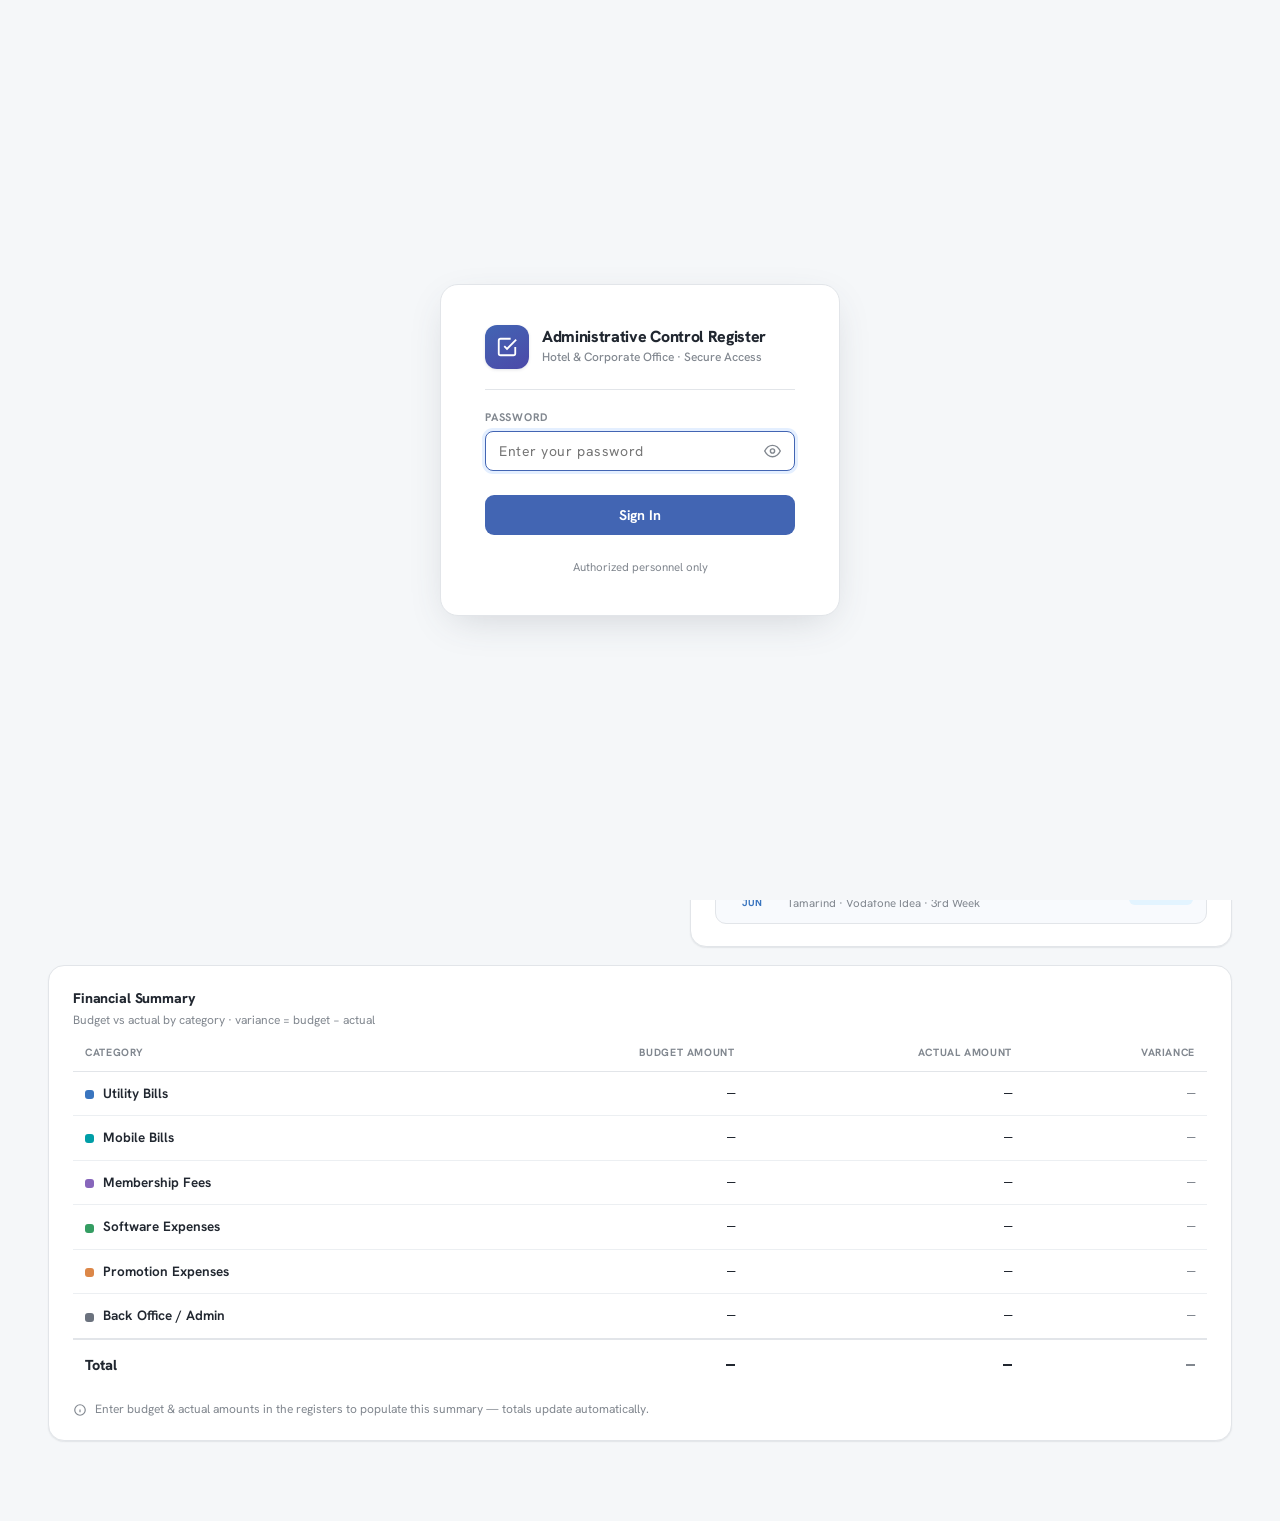
<file: index.html>
<!DOCTYPE html>
<html lang="en">
<head>
<meta charset="UTF-8">
<meta name="viewport" content="width=device-width, initial-scale=1.0">
<title>Administrative Control Register</title>
<link rel="preconnect" href="https://fonts.googleapis.com">
<link rel="preconnect" href="https://fonts.gstatic.com" crossorigin>
<link href="https://fonts.googleapis.com/css2?family=Hanken+Grotesk:wght@400;500;600;700;800&family=IBM+Plex+Mono:wght@400;500;600&display=swap" rel="stylesheet">
<link rel="stylesheet" href="project/styles.css">
<style>
  #login-gate {
    position: fixed; inset: 0; z-index: 9999;
    background: oklch(0.975 0.004 250);
    display: flex; align-items: center; justify-content: center;
    font-family: "Hanken Grotesk", system-ui, sans-serif;
  }
  .login-card {
    background: #fff; border: 1px solid oklch(0.92 0.006 260);
    border-radius: 18px; padding: 40px 44px; width: 100%; max-width: 400px;
    box-shadow: 0 12px 40px -12px oklch(0.4 0.03 264 / 0.22);
    display: flex; flex-direction: column; gap: 24px;
  }
  .login-brand { display: flex; align-items: center; gap: 13px; }
  .login-mark {
    width: 44px; height: 44px; border-radius: 12px; flex: none;
    background: linear-gradient(150deg, oklch(0.52 0.13 264), oklch(0.46 0.15 280));
    display: grid; place-items: center; color: #fff;
    box-shadow: 0 1px 3px oklch(0.4 0.03 264 / 0.15);
  }
  .login-mark svg { width: 22px; height: 22px; }
  .login-brand h2 { font-size: 16px; font-weight: 800; letter-spacing: -0.02em; margin: 0; line-height: 1.2; }
  .login-brand p { font-size: 12px; color: oklch(0.62 0.015 260); margin: 2px 0 0; font-weight: 500; }
  .login-divider { height: 1px; background: oklch(0.92 0.006 260); margin: -4px 0; }
  .login-fields { display: flex; flex-direction: column; gap: 14px; }
  .login-fields label { font-size: 11px; font-weight: 700; text-transform: uppercase; letter-spacing: 0.07em; color: oklch(0.62 0.015 260); display: block; margin-bottom: 5px; }
  .pw-wrap { position: relative; }
  .pw-wrap input {
    font-family: "Hanken Grotesk", system-ui, sans-serif;
    font-size: 14px; width: 100%; padding: 10px 42px 10px 13px;
    border: 1px solid oklch(0.92 0.006 260); border-radius: 8px;
    background: oklch(0.985 0.004 250); color: oklch(0.27 0.02 260);
    outline: none; transition: .14s; box-sizing: border-box; letter-spacing: 0.04em;
  }
  .pw-wrap input:focus { border-color: oklch(0.52 0.13 264); box-shadow: 0 0 0 3px oklch(0.95 0.03 264); background: #fff; }
  .pw-toggle {
    position: absolute; right: 10px; top: 50%; transform: translateY(-50%);
    background: none; border: none; cursor: pointer; color: oklch(0.62 0.015 260);
    padding: 4px; display: grid; place-items: center;
  }
  .pw-toggle:hover { color: oklch(0.27 0.02 260); }
  .pw-toggle svg { width: 17px; height: 17px; }
  .login-error {
    font-size: 12.5px; color: oklch(0.58 0.17 27); background: oklch(0.96 0.040 27);
    border: 1px solid oklch(0.74 0.13 27); border-radius: 7px;
    padding: 9px 12px; display: none;
  }
  .login-error.show { display: block; }
  .login-btn {
    font-family: "Hanken Grotesk", system-ui, sans-serif;
    font-size: 14px; font-weight: 700; background: oklch(0.52 0.13 264);
    color: #fff; border: none; border-radius: 9px; padding: 11px;
    cursor: pointer; transition: .14s; width: 100%;
  }
  .login-btn:hover { background: oklch(0.47 0.14 264); }
  .login-btn:active { transform: scale(0.99); }
  .login-footer { text-align: center; font-size: 11.5px; color: oklch(0.62 0.015 260); }
</style>
</head>
<body>

  <!-- Login Gate -->
  <div id="login-gate">
    <div class="login-card">
      <div class="login-brand">
        <div class="login-mark">
          <svg viewBox="0 0 24 24" fill="none" stroke="currentColor" stroke-width="2"><path d="M9 11l3 3L22 4"/><path d="M21 12v7a2 2 0 0 1-2 2H5a2 2 0 0 1-2-2V5a2 2 0 0 1 2-2h11"/></svg>
        </div>
        <div>
          <h2>Administrative Control Register</h2>
          <p>Hotel &amp; Corporate Office · Secure Access</p>
        </div>
      </div>
      <div class="login-divider"></div>
      <div class="login-fields">
        <div>
          <label for="pw-input">Password</label>
          <div class="pw-wrap">
            <input type="password" id="pw-input" placeholder="Enter your password" autocomplete="current-password">
            <button class="pw-toggle" id="pw-toggle" type="button" tabindex="-1" aria-label="Show/hide password">
              <svg id="eye-icon" viewBox="0 0 24 24" fill="none" stroke="currentColor" stroke-width="2"><path d="M1 12s4-8 11-8 11 8 11 8-4 8-11 8-11-8-11-8z"/><circle cx="12" cy="12" r="3"/></svg>
            </button>
          </div>
        </div>
        <div class="login-error" id="login-error">Incorrect password. Please try again.</div>
      </div>
      <button class="login-btn" id="login-btn">Sign In</button>
      <div class="login-footer">Authorized personnel only</div>
    </div>
  </div>

  <script>
    (function () {
      var PASS = "Taran@#$567";
      var SESSION_KEY = "acr_auth";
      var gate = document.getElementById("login-gate");

      if (sessionStorage.getItem(SESSION_KEY) === "1") { gate.style.display = "none"; return; }

      var input = document.getElementById("pw-input");
      var btn = document.getElementById("login-btn");
      var err = document.getElementById("login-error");
      var toggle = document.getElementById("pw-toggle");
      var eye = document.getElementById("eye-icon");

      function attempt() {
        if (input.value === PASS) {
          sessionStorage.setItem(SESSION_KEY, "1");
          gate.style.transition = "opacity .25s";
          gate.style.opacity = "0";
          setTimeout(function () { gate.style.display = "none"; }, 260);
        } else {
          err.classList.add("show");
          input.value = "";
          input.focus();
          input.style.borderColor = "oklch(0.74 0.13 27)";
          setTimeout(function () { input.style.borderColor = ""; }, 1200);
        }
      }

      btn.addEventListener("click", attempt);
      input.addEventListener("keydown", function (e) { if (e.key === "Enter") attempt(); });
      toggle.addEventListener("click", function () {
        var show = input.type === "password";
        input.type = show ? "text" : "password";
        eye.innerHTML = show
          ? '<path d="M17.94 17.94A10.07 10.07 0 0 1 12 20c-7 0-11-8-11-8a18.45 18.45 0 0 1 5.06-5.94"/><path d="M9.9 4.24A9.12 9.12 0 0 1 12 4c7 0 11 8 11 8a18.5 18.5 0 0 1-2.16 3.19"/><line x1="1" y1="1" x2="23" y2="23"/>'
          : '<path d="M1 12s4-8 11-8 11 8 11 8-4 8-11 8-11-8-11-8z"/><circle cx="12" cy="12" r="3"/>';
      });

      input.focus();
    })();
  </script>

  <header class="appbar">
    <div class="appbar-top">
      <div class="brand">
        <div class="brand-mark">
          <svg viewBox="0 0 24 24" fill="none" stroke="currentColor" stroke-width="2"><path d="M9 11l3 3L22 4"/><path d="M21 12v7a2 2 0 0 1-2 2H5a2 2 0 0 1-2-2V5a2 2 0 0 1 2-2h11"/></svg>
        </div>
        <div>
          <h1>Administrative Control Register</h1>
          <div class="sub">Payment Tracker &amp; Expense Monitoring · Hotel &amp; Corporate Office</div>
        </div>
      </div>
      <div class="appbar-actions">
        <div class="period period-select">
          <span class="lbl">Reporting Period</span>
          <input type="month" id="period-input" class="period-month">
        </div>
        <div class="period">
          <span class="lbl">As-of Date</span>
          <span class="val" id="today-val">—</span>
        </div>
        <button class="btn" id="btn-print" title="Print / Save as PDF">
          <svg viewBox="0 0 24 24" fill="none" stroke="currentColor" stroke-width="2"><path d="M6 9V2h12v7M6 18H4a2 2 0 0 1-2-2v-4a2 2 0 0 1 2-2h16a2 2 0 0 1 2 2v4a2 2 0 0 1-2 2h-2"/><rect x="6" y="14" width="12" height="8" rx="1"/></svg>
          Print
        </button>
        <button class="btn btn-ghost" id="btn-reset" title="Reset to seed data">
          <svg viewBox="0 0 24 24" fill="none" stroke="currentColor" stroke-width="2"><path d="M3 12a9 9 0 1 0 3-6.7L3 8"/><path d="M3 3v5h5"/></svg>
          Reset
        </button>
      </div>
    </div>
    <nav class="tabs" id="tabs"></nav>
  </header>

  <main class="wrap">
    <section class="view active" id="view"></section>
  </main>

  <script src="project/data.js"></script>
  <script src="project/app.js"></script>
</body>
</html>
</file>
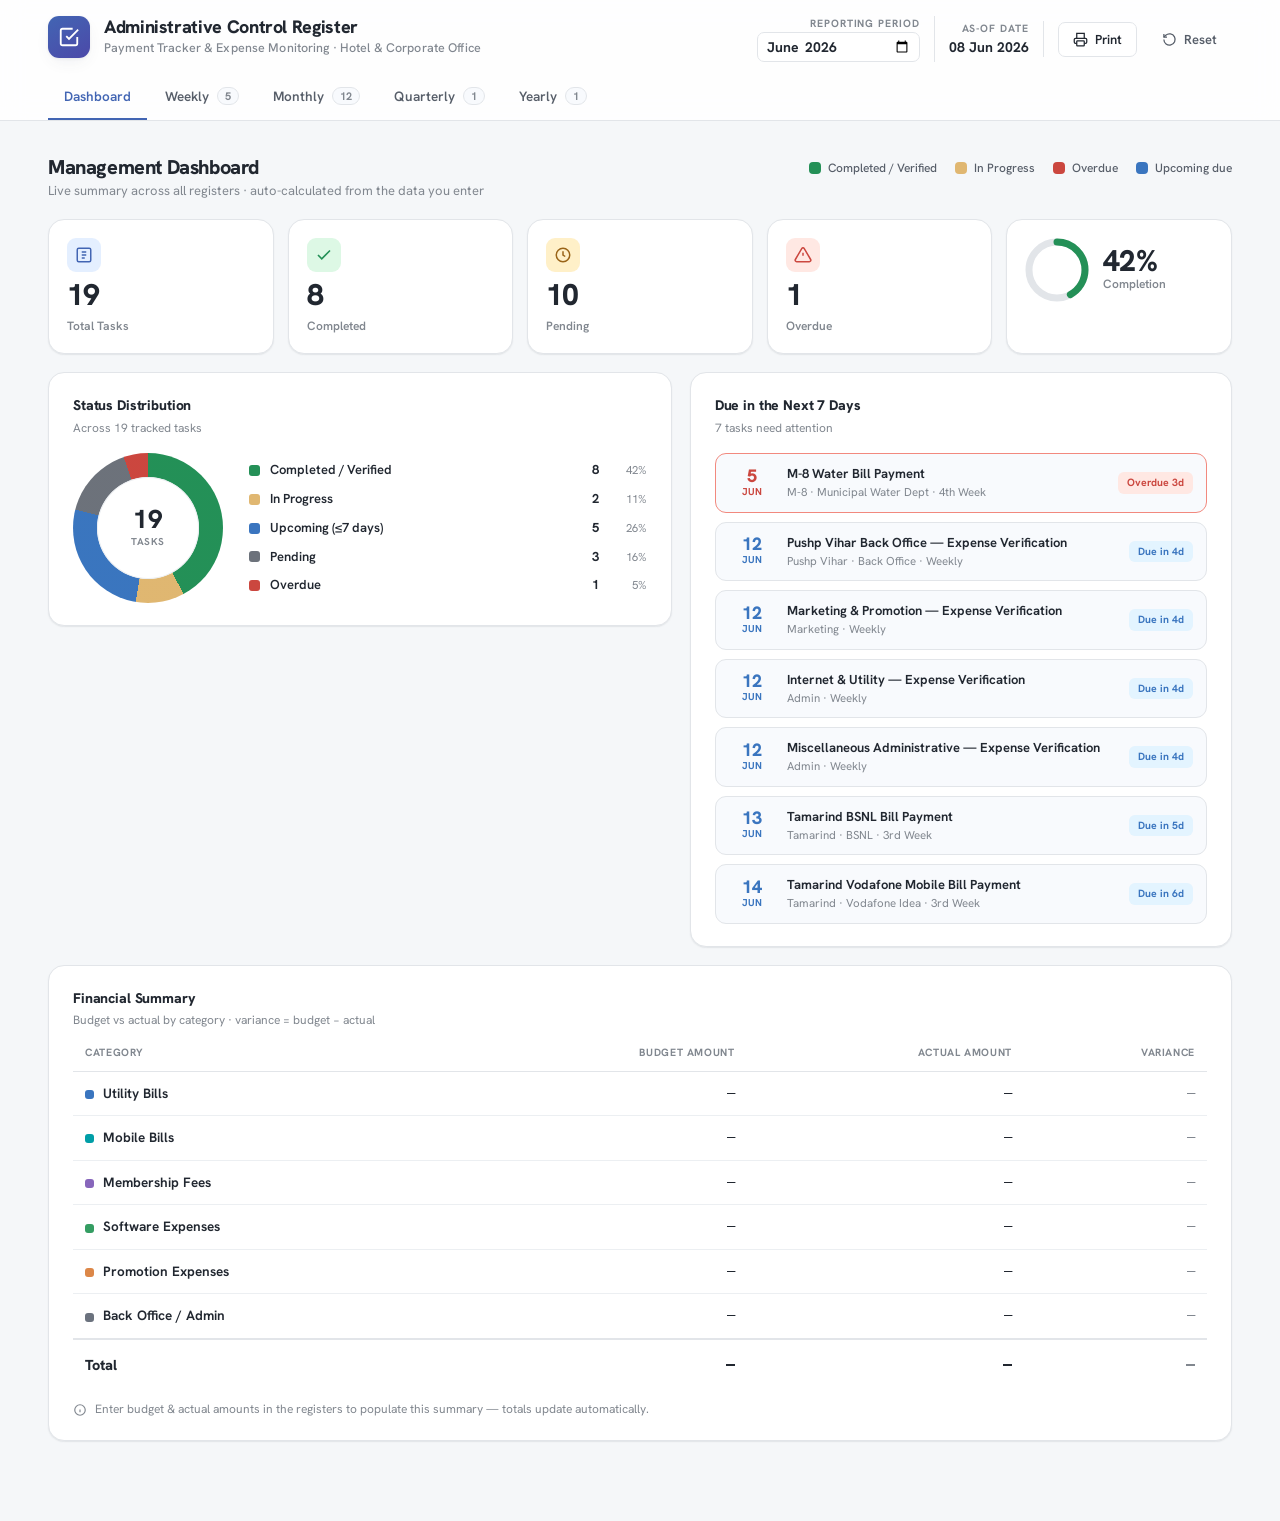
<file: project/Administrative Control Register.html>
<!DOCTYPE html>
<html lang="en">
<head>
<meta charset="UTF-8">
<meta name="viewport" content="width=device-width, initial-scale=1.0">
<title>Administrative Control Register</title>
<link rel="preconnect" href="https://fonts.googleapis.com">
<link rel="preconnect" href="https://fonts.gstatic.com" crossorigin>
<link href="https://fonts.googleapis.com/css2?family=Hanken+Grotesk:wght@400;500;600;700;800&family=IBM+Plex+Mono:wght@400;500;600&display=swap" rel="stylesheet">
<link rel="stylesheet" href="styles.css">
</head>
<body>
  <header class="appbar">
    <div class="appbar-top">
      <div class="brand">
        <div class="brand-mark">
          <svg viewBox="0 0 24 24" fill="none" stroke="currentColor" stroke-width="2"><path d="M9 11l3 3L22 4"/><path d="M21 12v7a2 2 0 0 1-2 2H5a2 2 0 0 1-2-2V5a2 2 0 0 1 2-2h11"/></svg>
        </div>
        <div>
          <h1>Administrative Control Register</h1>
          <div class="sub">Payment Tracker &amp; Expense Monitoring · Hotel &amp; Corporate Office</div>
        </div>
      </div>
      <div class="appbar-actions">
        <div class="period period-select">
          <span class="lbl">Reporting Period</span>
          <input type="month" id="period-input" class="period-month">
        </div>
        <div class="period">
          <span class="lbl">As-of Date</span>
          <span class="val" id="today-val">—</span>
        </div>
        <button class="btn" id="btn-print" title="Print / Save as PDF">
          <svg viewBox="0 0 24 24" fill="none" stroke="currentColor" stroke-width="2"><path d="M6 9V2h12v7M6 18H4a2 2 0 0 1-2-2v-4a2 2 0 0 1 2-2h16a2 2 0 0 1 2 2v4a2 2 0 0 1-2 2h-2"/><rect x="6" y="14" width="12" height="8" rx="1"/></svg>
          Print
        </button>
        <button class="btn btn-ghost" id="btn-reset" title="Reset to seed data">
          <svg viewBox="0 0 24 24" fill="none" stroke="currentColor" stroke-width="2"><path d="M3 12a9 9 0 1 0 3-6.7L3 8"/><path d="M3 3v5h5"/></svg>
          Reset
        </button>
      </div>
    </div>
    <nav class="tabs" id="tabs"></nav>
  </header>

  <main class="wrap">
    <section class="view active" id="view"></section>
  </main>

  <script src="data.js"></script>
  <script src="app.js"></script>
</body>
</html>
</file>
<file: project/styles.css>
/* ============================================================
   Administrative Control Register — design tokens & styles
   ============================================================ */
:root {
  /* neutral cool base */
  --bg:        oklch(0.975 0.004 250);
  --surface:   oklch(1 0 0);
  --surface-2: oklch(0.985 0.004 250);
  --ink:       oklch(0.27 0.02 260);
  --ink-soft:  oklch(0.48 0.02 260);
  --ink-faint: oklch(0.62 0.015 260);
  --line:      oklch(0.92 0.006 260);
  --line-soft: oklch(0.95 0.005 260);
  --primary:   oklch(0.52 0.13 264);
  --primary-soft: oklch(0.95 0.03 264);

  /* status — shared chroma family */
  --green:     oklch(0.58 0.13 155);
  --green-bg:  oklch(0.955 0.038 155);
  --green-edge:oklch(0.72 0.10 155);
  --amber:     oklch(0.70 0.12 75);
  --amber-bg:  oklch(0.96 0.055 85);
  --amber-edge:oklch(0.80 0.10 80);
  --red:       oklch(0.58 0.17 27);
  --red-bg:    oklch(0.96 0.040 27);
  --red-edge:  oklch(0.74 0.13 27);
  --blue:      oklch(0.56 0.13 255);
  --blue-bg:   oklch(0.96 0.035 255);
  --blue-edge: oklch(0.72 0.10 255);
  --slate:     oklch(0.55 0.015 260);
  --slate-bg:  oklch(0.965 0.004 260);

  --r-sm: 7px;
  --r:    11px;
  --r-lg: 16px;
  --shadow-sm: 0 1px 2px oklch(0.4 0.03 264 / 0.06), 0 1px 1px oklch(0.4 0.03 264 / 0.04);
  --shadow:    0 1px 3px oklch(0.4 0.03 264 / 0.07), 0 6px 18px -6px oklch(0.4 0.03 264 / 0.12);
  --shadow-lg: 0 12px 40px -12px oklch(0.4 0.03 264 / 0.22);

  --font: "Hanken Grotesk", system-ui, sans-serif;
  --mono: "IBM Plex Mono", ui-monospace, monospace;
}

* { box-sizing: border-box; }
html, body { margin: 0; padding: 0; }
body {
  font-family: var(--font);
  background: var(--bg);
  color: var(--ink);
  font-size: 14px;
  line-height: 1.45;
  -webkit-font-smoothing: antialiased;
}
.num { font-variant-numeric: tabular-nums; }
.mono { font-family: var(--mono); font-variant-numeric: tabular-nums; }

/* ---------------- top bar ---------------- */
.appbar {
  position: sticky; top: 0; z-index: 40;
  background: oklch(1 0 0 / 0.86);
  backdrop-filter: blur(12px);
  border-bottom: 1px solid var(--line);
  padding: 16px clamp(18px, 4vw, 48px) 0;
}
.appbar-top {
  display: flex; align-items: flex-start; justify-content: space-between;
  gap: 24px; flex-wrap: wrap;
}
.brand { display: flex; align-items: center; gap: 14px; }
.brand-mark {
  width: 42px; height: 42px; border-radius: 11px;
  background: linear-gradient(150deg, var(--primary), oklch(0.46 0.15 280));
  display: grid; place-items: center; color: #fff; flex: none;
  box-shadow: var(--shadow);
}
.brand-mark svg { width: 22px; height: 22px; }
.brand h1 { font-size: 18px; font-weight: 800; letter-spacing: -0.02em; margin: 0; line-height: 1.1; }
.brand .sub { color: var(--ink-faint); font-size: 12.5px; font-weight: 500; margin-top: 2px; letter-spacing: 0.01em; }

.appbar-actions { display: flex; align-items: center; gap: 10px; }
.period {
  display: flex; flex-direction: column; align-items: flex-end;
  padding-right: 14px; margin-right: 4px; border-right: 1px solid var(--line);
}
.period .lbl { font-size: 10.5px; text-transform: uppercase; letter-spacing: 0.09em; color: var(--ink-faint); font-weight: 700; white-space: nowrap; }
.period .val { font-size: 14px; font-weight: 700; white-space: nowrap; }
.period-month {
  font-family: var(--font); font-size: 14px; font-weight: 700; color: var(--ink);
  border: 1px solid var(--line); border-radius: var(--r-sm); background: var(--surface);
  padding: 4px 8px; cursor: pointer; transition: .12s; margin-top: 1px;
}
.period-month:hover { border-color: oklch(0.84 0.01 260); }
.period-month:focus { outline: none; border-color: var(--primary); box-shadow: 0 0 0 3px var(--primary-soft); }
.period-select { border-right: 1px solid var(--line); }

.btn {
  font-family: var(--font); font-size: 13px; font-weight: 600;
  border: 1px solid var(--line); background: var(--surface); color: var(--ink);
  padding: 8px 14px; border-radius: var(--r-sm); cursor: pointer;
  display: inline-flex; align-items: center; gap: 7px; transition: .14s;
}
.btn:hover { background: var(--surface-2); border-color: oklch(0.86 0.01 260); }
.btn svg { width: 15px; height: 15px; }
.btn-primary { background: var(--primary); color: #fff; border-color: transparent; }
.btn-primary:hover { background: oklch(0.47 0.14 264); }
.btn-ghost { border-color: transparent; background: transparent; color: var(--ink-soft); }
.btn-ghost:hover { background: var(--surface-2); }

/* ---------------- tabs ---------------- */
.tabs { display: flex; gap: 2px; margin-top: 14px; }
.tab {
  font-family: var(--font); font-size: 13.5px; font-weight: 600;
  color: var(--ink-soft); background: none; border: none; cursor: pointer;
  padding: 11px 16px 13px; border-bottom: 2.5px solid transparent;
  display: flex; align-items: center; gap: 8px; transition: .14s; white-space: nowrap;
}
.tab:hover { color: var(--ink); }
.tab.active { color: var(--primary); border-bottom-color: var(--primary); }
.tab .count {
  font-size: 11px; font-weight: 700; background: var(--surface-2); color: var(--ink-faint);
  padding: 1px 7px; border-radius: 20px; border: 1px solid var(--line);
}
.tab.active .count { background: var(--primary-soft); color: var(--primary); border-color: transparent; }

/* ---------------- layout ---------------- */
.wrap { padding: clamp(18px, 3vw, 32px) clamp(18px, 4vw, 48px) 80px; max-width: 1680px; margin: 0 auto; }
.view { display: none; }
.view.active { display: block; }

.view-head { display: flex; align-items: baseline; justify-content: space-between; gap: 16px; margin-bottom: 18px; flex-wrap: wrap; }
.view-head h2 { font-size: 20px; font-weight: 800; letter-spacing: -0.02em; margin: 0; }
.view-head .desc { color: var(--ink-faint); font-size: 13px; }

/* ---------------- filter bar ---------------- */
.filterbar { display: flex; align-items: center; gap: 10px; margin-bottom: 14px; flex-wrap: wrap; }
.search { position: relative; }
.search svg { position: absolute; left: 11px; top: 50%; transform: translateY(-50%); width: 15px; height: 15px; color: var(--ink-faint); }
.search input {
  font-family: var(--font); font-size: 13px; padding: 9px 12px 9px 34px; width: 260px;
  border: 1px solid var(--line); border-radius: var(--r-sm); background: var(--surface); color: var(--ink);
}
.search input:focus { outline: none; border-color: var(--primary); box-shadow: 0 0 0 3px var(--primary-soft); }
.chip-filters { display: flex; gap: 6px; flex-wrap: wrap; }
.fchip {
  font-family: var(--font); font-size: 12px; font-weight: 600; cursor: pointer;
  padding: 6px 12px; border-radius: 20px; border: 1px solid var(--line);
  background: var(--surface); color: var(--ink-soft); transition: .14s;
}
.fchip:hover { border-color: oklch(0.84 0.01 260); }
.fchip.active { background: var(--ink); color: #fff; border-color: var(--ink); }

/* ---------------- register table ---------------- */
.tablecard { background: var(--surface); border: 1px solid var(--line); border-radius: var(--r-lg); box-shadow: var(--shadow-sm); overflow: hidden; }
.tscroll { overflow-x: auto; }
table.reg { width: 100%; border-collapse: collapse; min-width: 940px; }
table.reg thead th {
  text-align: left; font-size: 10.5px; font-weight: 700; text-transform: uppercase; letter-spacing: 0.06em;
  color: var(--ink-faint); padding: 13px 14px; background: var(--surface-2);
  border-bottom: 1px solid var(--line); position: sticky; top: 0; white-space: nowrap;
}
table.reg th.r, table.reg td.r { text-align: right; }
.grouprow td {
  background: oklch(0.97 0.005 260); padding: 9px 14px;
  font-size: 11px; font-weight: 800; text-transform: uppercase; letter-spacing: 0.08em; color: var(--ink-soft);
  border-bottom: 1px solid var(--line);
}
.grouprow .gcount { color: var(--ink-faint); font-weight: 600; margin-left: 8px; }

tr.task { border-bottom: 1px solid var(--line-soft); transition: background .12s; }
tr.task > td { padding: 11px 14px; vertical-align: middle; }
tr.task:hover { background: var(--surface-2); }
tr.task td.sr { color: var(--ink-faint); font-weight: 600; width: 40px; }
.freqtag { display: inline-block; font-size: 11.5px; font-weight: 600; color: var(--ink-soft); background: var(--surface-2); border: 1px solid var(--line); padding: 3px 9px; border-radius: 6px; white-space: nowrap; }
.freq-sel select {
  appearance: none; font-family: var(--font); font-size: 11.5px; font-weight: 600; color: var(--ink-soft);
  background: var(--surface-2); border: 1px solid var(--line); border-radius: 6px;
  padding: 4px 23px 4px 9px; cursor: pointer; white-space: nowrap; transition: .12s;
  background-image: url("data:image/svg+xml,%3Csvg xmlns='http://www.w3.org/2000/svg' viewBox='0 0 24 24' fill='none' stroke='%23889' stroke-width='2.5'%3E%3Cpath d='M6 9l6 6 6-6'/%3E%3C/svg%3E");
  background-repeat: no-repeat; background-position: right 6px center; background-size: 11px;
}
.freq-sel select:hover { border-color: oklch(0.84 0.01 260); color: var(--ink); }
.freq-sel select:focus { outline: none; border-color: var(--primary); box-shadow: 0 0 0 3px var(--primary-soft); }
.taskname { font-weight: 650; font-size: 13.5px; letter-spacing: -0.005em; }
.taskvendor { color: var(--ink-faint); font-size: 11.5px; margin-top: 1px; }

/* status-tinted rows (bold) */
tr.task[data-eff="completed"], tr.task[data-eff="verified"] { background: var(--green-bg); box-shadow: inset 4px 0 0 var(--green-edge); }
tr.task[data-eff="inprogress"] { background: var(--amber-bg); box-shadow: inset 4px 0 0 var(--amber-edge); }
tr.task[data-eff="overdue"]    { background: var(--red-bg);   box-shadow: inset 4px 0 0 var(--red-edge); }
tr.task[data-eff="upcoming"]   { background: var(--blue-bg);  box-shadow: inset 4px 0 0 var(--blue-edge); }
tr.task[data-eff="completed"]:hover, tr.task[data-eff="verified"]:hover { background: oklch(0.94 0.045 155); }
tr.task[data-eff="inprogress"]:hover { background: oklch(0.945 0.06 85); }
tr.task[data-eff="overdue"]:hover { background: oklch(0.945 0.05 27); }
tr.task[data-eff="upcoming"]:hover { background: oklch(0.945 0.045 255); }

/* cells: inline editable inputs */
.cell-in {
  font-family: var(--font); font-size: 13px; color: var(--ink); background: transparent;
  border: 1px solid transparent; border-radius: 6px; padding: 5px 7px; width: 100%; transition: .12s;
}
.cell-in.amt { font-family: var(--mono); font-variant-numeric: tabular-nums; text-align: right; min-width: 96px; }
.cell-in.date { min-width: 120px; }
.cell-in:hover { border-color: var(--line); background: oklch(1 0 0 / 0.6); }
.cell-in:focus { outline: none; border-color: var(--primary); background: var(--surface); box-shadow: 0 0 0 3px var(--primary-soft); }
.cell-in::placeholder { color: oklch(0.78 0.01 260); }

.diff { font-family: var(--mono); font-variant-numeric: tabular-nums; font-weight: 600; font-size: 12.5px; }
.diff.pos { color: var(--green); }
.diff.neg { color: var(--red); }
.diff.zero { color: var(--ink-faint); }

/* status select */
.status-sel { position: relative; }
.status-sel select {
  appearance: none; font-family: var(--font); font-size: 12px; font-weight: 700;
  border-radius: 20px; padding: 5px 26px 5px 12px; cursor: pointer; border: 1px solid transparent;
  background-position: right 8px center; background-repeat: no-repeat; background-size: 12px;
}
.status-sel select:focus { outline: none; box-shadow: 0 0 0 3px oklch(0.7 0.05 264 / 0.3); }
.st-completed, .st-verified { color: var(--green); background-color: var(--green-bg); }
.st-inprogress { color: oklch(0.50 0.10 70); background-color: var(--amber-bg); }
.st-overdue { color: var(--red); background-color: var(--red-bg); }
.st-pending { color: var(--slate); background-color: var(--slate-bg); }
select.st-completed, select.st-verified { background-image: url("data:image/svg+xml,%3Csvg xmlns='http://www.w3.org/2000/svg' viewBox='0 0 24 24' fill='none' stroke='%23357a4e' stroke-width='3'%3E%3Cpath d='M6 9l6 6 6-6'/%3E%3C/svg%3E"); }
select.st-inprogress { background-image: url("data:image/svg+xml,%3Csvg xmlns='http://www.w3.org/2000/svg' viewBox='0 0 24 24' fill='none' stroke='%23806017' stroke-width='3'%3E%3Cpath d='M6 9l6 6 6-6'/%3E%3C/svg%3E"); }
select.st-overdue { background-image: url("data:image/svg+xml,%3Csvg xmlns='http://www.w3.org/2000/svg' viewBox='0 0 24 24' fill='none' stroke='%23b33' stroke-width='3'%3E%3Cpath d='M6 9l6 6 6-6'/%3E%3C/svg%3E"); }
select.st-pending { background-image: url("data:image/svg+xml,%3Csvg xmlns='http://www.w3.org/2000/svg' viewBox='0 0 24 24' fill='none' stroke='%23667' stroke-width='3'%3E%3Cpath d='M6 9l6 6 6-6'/%3E%3C/svg%3E"); }

.due-badge { display: inline-flex; align-items: center; gap: 5px; font-size: 11px; font-weight: 700; padding: 2px 8px; border-radius: 6px; white-space: nowrap; margin-top: 3px; }
.due-badge.up { color: var(--blue); background: var(--blue-bg); }
.due-badge.over { color: var(--red); background: var(--red-bg); }
.duedate { font-family: var(--mono); font-size: 12.5px; }

.expand-btn { width: 28px; height: 28px; border-radius: 7px; border: 1px solid transparent; background: transparent; cursor: pointer; display: grid; place-items: center; color: var(--ink-faint); transition: .14s; }
.expand-btn:hover { background: oklch(1 0 0 / 0.7); border-color: var(--line); color: var(--ink); }
.expand-btn svg { width: 16px; height: 16px; transition: transform .2s; }
tr.task.open .expand-btn svg { transform: rotate(180deg); }

/* detail row */
tr.detail { display: none; }
tr.detail.show { display: table-row; }
tr.detail > td { padding: 0; background: oklch(0.985 0.004 260); border-bottom: 1px solid var(--line); }
.detail-inner { padding: 18px 22px 22px; display: grid; grid-template-columns: 1fr 1.4fr; gap: 26px; }
@media (max-width: 900px) { .detail-inner { grid-template-columns: 1fr; } }
.detail-group h4 { font-size: 11px; text-transform: uppercase; letter-spacing: 0.08em; color: var(--ink-faint); font-weight: 800; margin: 0 0 12px; display: flex; align-items: center; gap: 8px; }
.detail-group h4::after { content: ""; flex: 1; height: 1px; background: var(--line); }
.fgrid { display: grid; grid-template-columns: repeat(auto-fit, minmax(140px, 1fr)); gap: 12px 16px; }
.field { display: flex; flex-direction: column; gap: 4px; }
.field.full { grid-column: 1 / -1; }
.field label { font-size: 10.5px; font-weight: 700; text-transform: uppercase; letter-spacing: 0.05em; color: var(--ink-faint); }
.field input, .field select, .field textarea {
  font-family: var(--font); font-size: 13px; color: var(--ink); background: var(--surface);
  border: 1px solid var(--line); border-radius: var(--r-sm); padding: 8px 10px; width: 100%;
}
.field input.mono { font-family: var(--mono); }
.field textarea { resize: vertical; min-height: 38px; }
.field input:focus, .field select:focus, .field textarea:focus { outline: none; border-color: var(--primary); box-shadow: 0 0 0 3px var(--primary-soft); }
.field .computed { font-family: var(--mono); font-weight: 700; font-size: 14px; padding: 8px 10px; background: var(--surface-2); border: 1px solid var(--line); border-radius: var(--r-sm); color: var(--ink); }
.field select { appearance: none; background-image: url("data:image/svg+xml,%3Csvg xmlns='http://www.w3.org/2000/svg' viewBox='0 0 24 24' fill='none' stroke='%23889' stroke-width='2.5'%3E%3Cpath d='M6 9l6 6 6-6'/%3E%3C/svg%3E"); background-repeat: no-repeat; background-position: right 9px center; background-size: 14px; padding-right: 28px; }

.empty-note { padding: 40px; text-align: center; color: var(--ink-faint); font-size: 13px; }

/* ============================================================
   DASHBOARD
   ============================================================ */
.dash-grid { display: grid; gap: 18px; }
.stat-row { display: grid; grid-template-columns: repeat(5, 1fr); gap: 14px; }
@media (max-width: 1100px) { .stat-row { grid-template-columns: repeat(2, 1fr); } }
@media (max-width: 560px) { .stat-row { grid-template-columns: 1fr; } }

.card { background: var(--surface); border: 1px solid var(--line); border-radius: var(--r-lg); box-shadow: var(--shadow-sm); padding: 18px; }
.card.pad-lg { padding: 22px 24px; }

.stat { display: flex; flex-direction: column; gap: 8px; position: relative; overflow: hidden; }
.stat .ico { width: 34px; height: 34px; border-radius: 9px; display: grid; place-items: center; }
.stat .ico svg { width: 18px; height: 18px; }
.stat .v { font-size: 30px; font-weight: 800; letter-spacing: -0.03em; line-height: 1; font-variant-numeric: tabular-nums; }
.stat .k { font-size: 12px; font-weight: 600; color: var(--ink-faint); }
.ico.i-total { background: var(--primary-soft); color: var(--primary); }
.ico.i-done { background: var(--green-bg); color: var(--green); }
.ico.i-pend { background: var(--amber-bg); color: oklch(0.55 0.11 70); }
.ico.i-over { background: var(--red-bg); color: var(--red); }
.stat.completion .ring { width: 64px; height: 64px; }

.dash-cols { display: grid; grid-template-columns: 1.15fr 1fr; gap: 18px; align-items: start; }
@media (max-width: 980px) { .dash-cols { grid-template-columns: 1fr; } }
.card-title { font-size: 14px; font-weight: 800; letter-spacing: -0.01em; margin: 0 0 4px; }
.card-sub { font-size: 12px; color: var(--ink-faint); margin: 0 0 16px; }

/* donut */
.donut-wrap { display: flex; align-items: center; gap: 26px; }
.donut { width: 150px; height: 150px; flex: none; border-radius: 50%; position: relative; }
.donut::after { content: ""; position: absolute; inset: 24px; background: var(--surface); border-radius: 50%; box-shadow: inset 0 0 0 1px var(--line-soft); }
.donut .center { position: absolute; inset: 0; display: grid; place-content: center; text-align: center; z-index: 1; }
.donut .center .big { font-size: 26px; font-weight: 800; line-height: 1; font-variant-numeric: tabular-nums; }
.donut .center .lbl { font-size: 10px; font-weight: 700; text-transform: uppercase; letter-spacing: 0.06em; color: var(--ink-faint); margin-top: 3px; }
.legend { display: flex; flex-direction: column; gap: 10px; flex: 1; }
.legend-item { display: flex; align-items: center; gap: 10px; font-size: 13px; }
.legend-item .dot { width: 11px; height: 11px; border-radius: 3px; flex: none; }
.legend-item .nm { font-weight: 600; flex: 1; }
.legend-item .ct { font-weight: 700; font-variant-numeric: tabular-nums; }
.legend-item .pc { color: var(--ink-faint); font-size: 11.5px; width: 38px; text-align: right; font-variant-numeric: tabular-nums; }

/* upcoming list */
.up-list { display: flex; flex-direction: column; gap: 9px; }
.up-item { display: flex; align-items: center; gap: 12px; padding: 11px 13px; border-radius: var(--r); border: 1px solid var(--line); background: var(--surface-2); }
.up-item .when { width: 46px; flex: none; text-align: center; }
.up-item .when .d { font-size: 18px; font-weight: 800; line-height: 1; font-variant-numeric: tabular-nums; }
.up-item .when .m { font-size: 10px; font-weight: 700; text-transform: uppercase; color: var(--ink-faint); }
.up-item .info { flex: 1; min-width: 0; }
.up-item .info .nm { font-weight: 650; font-size: 13px; white-space: nowrap; overflow: hidden; text-overflow: ellipsis; }
.up-item .info .meta { font-size: 11.5px; color: var(--ink-faint); }
.up-item .tag { font-size: 10.5px; font-weight: 700; padding: 3px 9px; border-radius: 6px; white-space: nowrap; }
.up-item.over { border-color: var(--red-edge); }
.up-item.over .when .d, .up-item.over .when .m { color: var(--red); }
.up-item.over .tag { background: var(--red-bg); color: var(--red); }
.up-item.up .when .d, .up-item.up .when .m { color: var(--blue); }
.up-item.up .tag { background: var(--blue-bg); color: var(--blue); }
.up-empty { padding: 30px; text-align: center; color: var(--ink-faint); font-size: 13px; }

/* financial summary */
table.fin { width: 100%; border-collapse: collapse; }
table.fin th { text-align: left; font-size: 10.5px; text-transform: uppercase; letter-spacing: 0.06em; color: var(--ink-faint); font-weight: 700; padding: 0 12px 10px; border-bottom: 1px solid var(--line); }
table.fin th.r, table.fin td.r { text-align: right; }
table.fin td { padding: 12px; border-bottom: 1px solid var(--line-soft); font-size: 13.5px; }
table.fin td.cat { font-weight: 650; }
table.fin td.cat .swatch { display: inline-block; width: 9px; height: 9px; border-radius: 3px; margin-right: 9px; vertical-align: middle; }
table.fin .amt { font-family: var(--mono); font-variant-numeric: tabular-nums; }
table.fin tr.total td { border-top: 2px solid var(--line); border-bottom: none; font-weight: 800; font-size: 14.5px; padding-top: 14px; }
table.fin .var.pos { color: var(--green); }
table.fin .var.neg { color: var(--red); }
table.fin .var.zero { color: var(--ink-faint); }
.fin-note { margin-top: 14px; font-size: 12px; color: var(--ink-faint); display: flex; align-items: center; gap: 8px; }
.fin-note svg { width: 14px; height: 14px; flex: none; }

/* progress ring (svg) */
.ring { transform: rotate(-90deg); }
.ring .bg { stroke: var(--line); }
.ring .fg { stroke: var(--green); stroke-linecap: round; transition: stroke-dasharray .6s ease; }

/* legend strip under dashboard */
.legend-strip { display: flex; gap: 18px; flex-wrap: wrap; margin-top: 4px; }
.legend-strip .ls { display: flex; align-items: center; gap: 7px; font-size: 12px; color: var(--ink-soft); font-weight: 500; }
.legend-strip .ls .sw { width: 12px; height: 12px; border-radius: 4px; }

/* print */
@media print {
  .appbar { position: static; }
  .appbar-actions, .filterbar, .expand-btn, .tabs { display: none !important; }
  .view { display: block !important; page-break-after: always; }
  body { background: #fff; }
  tr.detail { display: table-row !important; }
}
</file>
